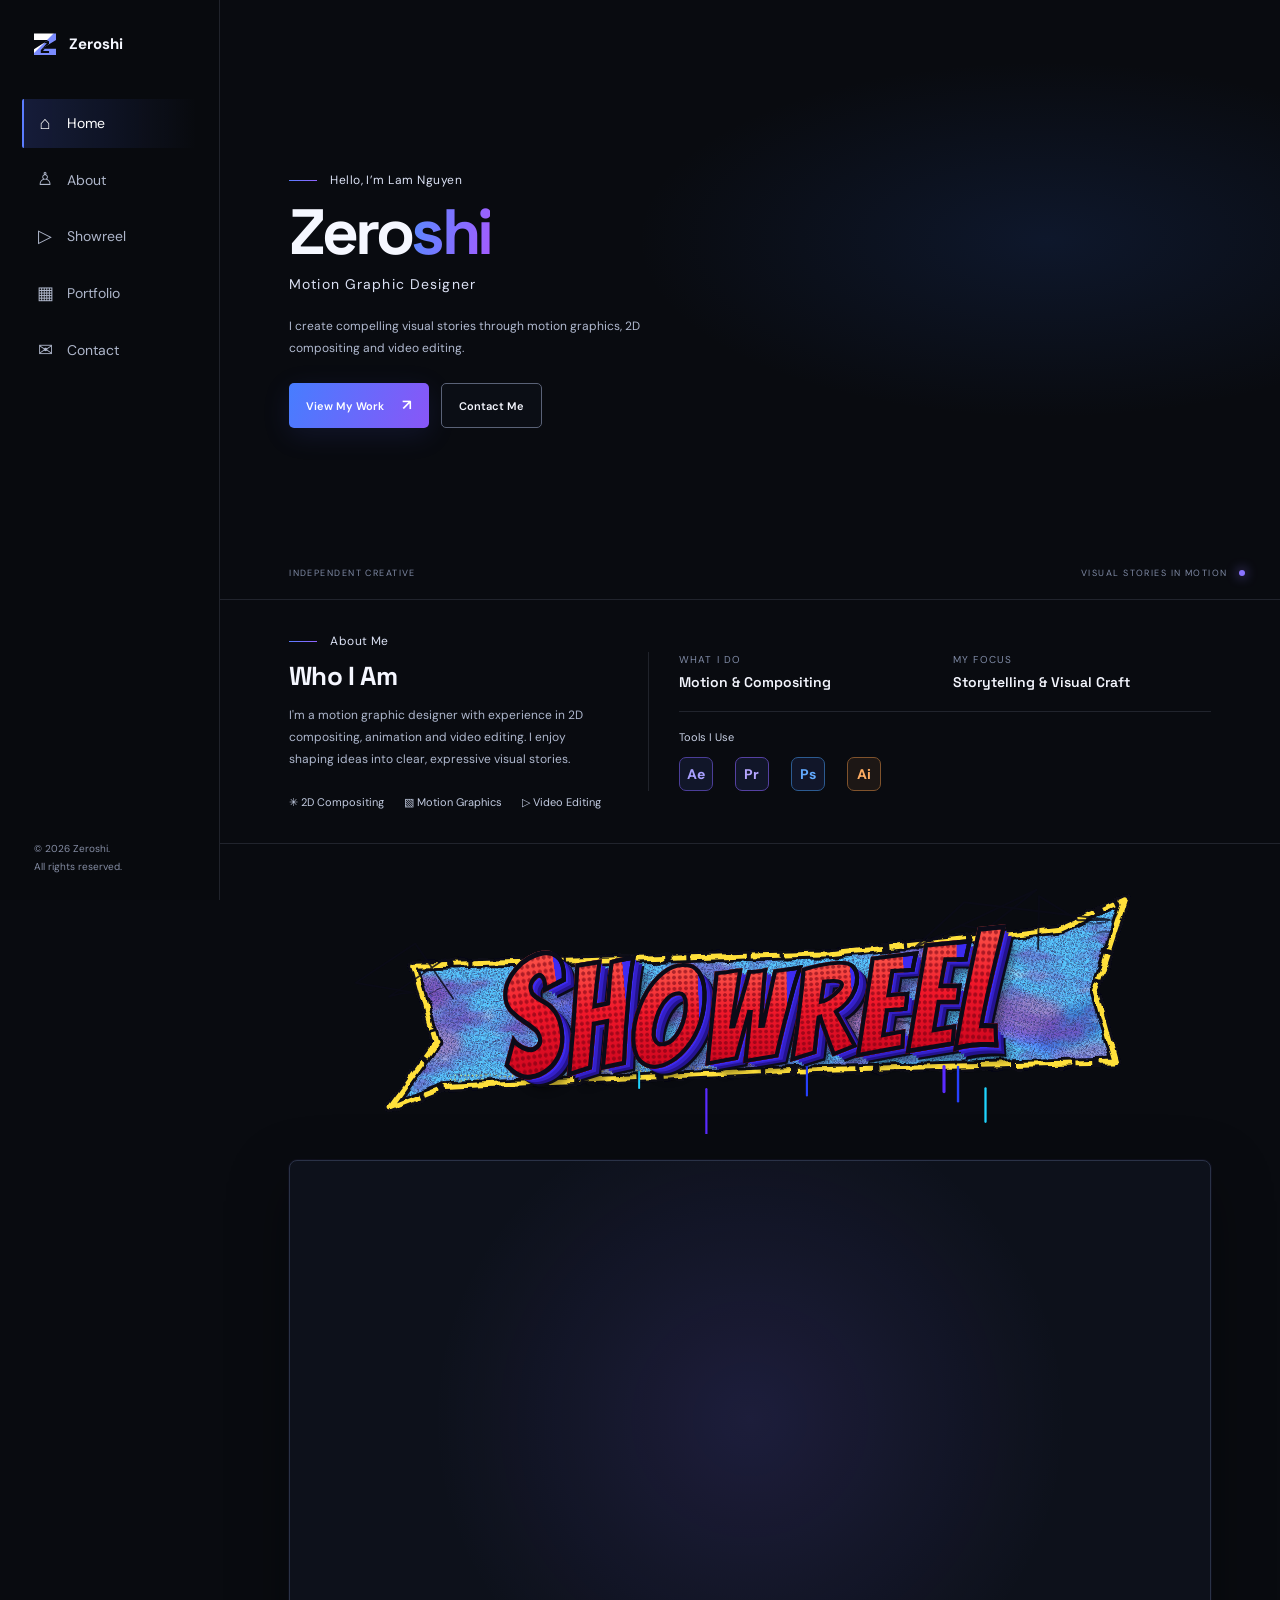
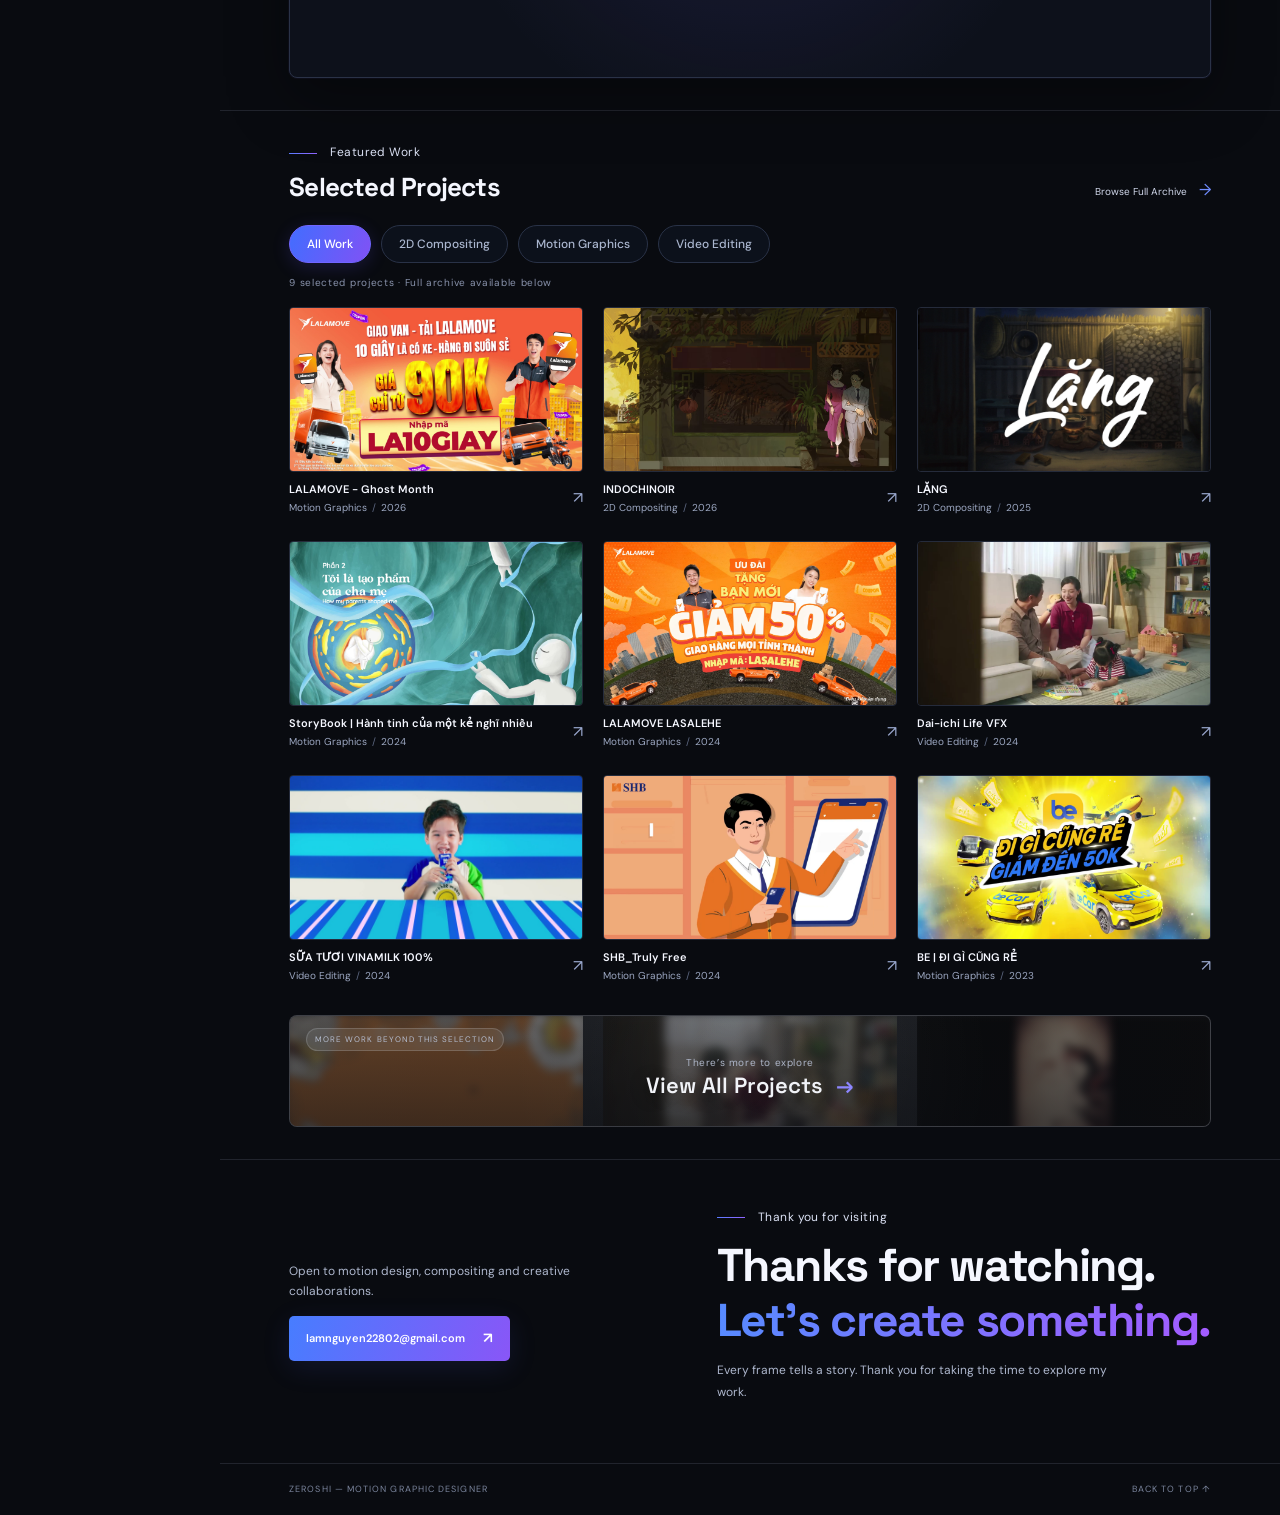
<file: index.html>
<!DOCTYPE html>
<html lang="en">
<head>
  <meta charset="UTF-8">
  <meta name="viewport" content="width=device-width,initial-scale=1.0">
  <meta name="theme-color" content="#090b10">
  <meta name="description" content="Zeroshi — Motion Graphic Designer portfolio featuring 2D Compositing, Motion Graphics and Video Editing.">
  <title>Zeroshi — Motion Graphic Designer</title>
  <link rel="icon" href="assets/favicon.svg" type="image/svg+xml">
  <link rel="preconnect" href="https://fonts.googleapis.com">
  <link rel="preconnect" href="https://fonts.gstatic.com" crossorigin>
  <link href="https://fonts.googleapis.com/css2?family=DM+Sans:wght@400;500;600;700&family=Space+Grotesk:wght@400;500;600;700&family=Bangers&display=swap" rel="stylesheet">
  <link rel="stylesheet" href="styles.css?v=20261124-9">
</head>
<body>
  <div class="site-shell">
    <aside class="sidebar">
      <a class="brand" href="#home" aria-label="Zeroshi home"><span class="brand-mark">Z</span><span id="brand-name">Zeroshi</span></a>
      <nav class="nav" aria-label="Main navigation">
        <a class="nav-link active" href="#home"><span class="nav-icon" aria-hidden="true">⌂</span>Home</a>
        <a class="nav-link" href="#about"><span class="nav-icon" aria-hidden="true">♙</span>About</a>
        <a class="nav-link" href="#showreel"><span class="nav-icon" aria-hidden="true">▷</span>Showreel</a>
        <a class="nav-link" href="#portfolio"><span class="nav-icon" aria-hidden="true">▦</span>Portfolio</a>
        <a class="nav-link" href="#contact"><span class="nav-icon" aria-hidden="true">✉</span>Contact</a>
      </nav>
      <div class="sidebar-bottom"><small>© <span id="year">2026</span> Zeroshi.<br>All rights reserved.</small></div>
    </aside>
    <main>
      <section class="hero" id="home">
        <video class="hero-showreel" autoplay muted loop playsinline preload="metadata" aria-hidden="true">
          <source src="assets/portfolio-showreel.mp4" type="video/mp4">
        </video>
        <div class="hero-content">
          <p class="eyebrow"><span></span><span id="hero-greeting">Hello, I’m Lam Nguyen</span></p>
          <h1>Zero<span>shi</span></h1>
          <p class="hero-role" id="hero-role">Motion Graphic Designer</p>
          <p class="hero-copy" id="hero-copy">I create compelling visual stories through motion graphics, 2D compositing and video editing.</p>
          <div class="hero-actions"><a class="button button-primary" href="#portfolio">View My Work <span>↗</span></a><a class="button button-ghost" href="#contact">Contact Me</a></div>
        </div>
        <div class="hero-footer"><span>INDEPENDENT CREATIVE</span><span>VISUAL STORIES IN MOTION <i></i></span></div>
      </section>
      <section class="about section-pad" id="about">
        <div class="about-intro"><p class="eyebrow"><span></span>About Me</p><h2>Who I Am</h2>
          <p>I'm a motion graphic designer with experience in 2D compositing, animation and video editing. I enjoy shaping ideas into clear, expressive visual stories.</p>
          <div class="services"><span>✳ 2D Compositing</span><span>▧ Motion Graphics</span><span>▷ Video Editing</span></div>
        </div>
        <div class="about-details">
          <div class="about-facts"><div><small>WHAT I DO</small><strong>Motion &amp; Compositing</strong></div><div><small>MY FOCUS</small><strong>Storytelling &amp; Visual Craft</strong></div></div>
          <div class="tools"><p>Tools I Use</p><div class="tool-list"><span class="tool ae" title="After Effects">Ae</span><span class="tool pr" title="Premiere Pro">Pr</span><span class="tool ps" title="Photoshop">Ps</span><span class="tool ai" title="Illustrator">Ai</span></div></div>
        </div>
      </section>
      <section class="showreel section-pad" id="showreel">
        <div class="showreel-heading">
          <h2 class="sv-logo"><span class="sv-sr">Showreel</span>
            <img class="sv-bg" src="assets/showreel-title-bg.svg?v=20261124-9" alt="" aria-hidden="true">
            <span class="sv-word" aria-hidden="true"><span class="l" style="--i:0"><span class="lw"><span class="lc" data-l="S">S</span></span></span><span class="l" style="--i:1"><span class="lw"><span class="lc" data-l="H">H</span></span></span><span class="l" style="--i:2"><span class="lw"><span class="lc" data-l="O">O</span></span></span><span class="l" style="--i:3"><span class="lw"><span class="lc" data-l="W">W</span></span></span><span class="l" style="--i:4"><span class="lw"><span class="lc" data-l="R">R</span></span></span><span class="l" style="--i:5"><span class="lw"><span class="lc" data-l="E">E</span></span></span><span class="l" style="--i:6"><span class="lw"><span class="lc" data-l="E">E</span></span></span><span class="l" style="--i:7"><span class="lw"><span class="lc" data-l="L">L</span></span></span></span>
            <span class="sv-word sv-slice sv-slice-a" aria-hidden="true"><span class="l" style="--i:0"><span class="lw"><span class="lc" data-l="S">S</span></span></span><span class="l" style="--i:1"><span class="lw"><span class="lc" data-l="H">H</span></span></span><span class="l" style="--i:2"><span class="lw"><span class="lc" data-l="O">O</span></span></span><span class="l" style="--i:3"><span class="lw"><span class="lc" data-l="W">W</span></span></span><span class="l" style="--i:4"><span class="lw"><span class="lc" data-l="R">R</span></span></span><span class="l" style="--i:5"><span class="lw"><span class="lc" data-l="E">E</span></span></span><span class="l" style="--i:6"><span class="lw"><span class="lc" data-l="E">E</span></span></span><span class="l" style="--i:7"><span class="lw"><span class="lc" data-l="L">L</span></span></span></span>
            <span class="sv-word sv-slice sv-slice-b" aria-hidden="true"><span class="l" style="--i:0"><span class="lw"><span class="lc" data-l="S">S</span></span></span><span class="l" style="--i:1"><span class="lw"><span class="lc" data-l="H">H</span></span></span><span class="l" style="--i:2"><span class="lw"><span class="lc" data-l="O">O</span></span></span><span class="l" style="--i:3"><span class="lw"><span class="lc" data-l="W">W</span></span></span><span class="l" style="--i:4"><span class="lw"><span class="lc" data-l="R">R</span></span></span><span class="l" style="--i:5"><span class="lw"><span class="lc" data-l="E">E</span></span></span><span class="l" style="--i:6"><span class="lw"><span class="lc" data-l="E">E</span></span></span><span class="l" style="--i:7"><span class="lw"><span class="lc" data-l="L">L</span></span></span></span>
          </h2>
        </div>
        <div class="showreel-frame">
          <iframe src="https://drive.google.com/file/d/1GwfykyJIwiCD-qsKLDSw9cU-io-JeEik/preview" title="Zeroshi showreel" loading="lazy" allow="autoplay; fullscreen; encrypted-media" allowfullscreen referrerpolicy="strict-origin-when-cross-origin"></iframe>
        </div>
      </section>
      <section class="portfolio section-pad" id="portfolio">
        <div class="section-heading"><div><p class="eyebrow"><span></span>Featured Work</p><h2>Selected Projects</h2></div><a class="text-link" href="all-projects.html" target="_blank" rel="noopener">Browse Full Archive <span>→</span></a></div>
        <div class="portfolio-filters" role="group" aria-label="Filter portfolio projects">
          <button class="filter-btn active" type="button" data-filter="all" aria-pressed="true">All Work</button>
          <button class="filter-btn" type="button" data-filter="compositing" aria-pressed="false">2D Compositing</button>
          <button class="filter-btn" type="button" data-filter="motion" aria-pressed="false">Motion Graphics</button>
          <button class="filter-btn" type="button" data-filter="editing" aria-pressed="false">Video Editing</button>
        </div>
        <p class="project-count" id="project-count" role="status" aria-live="polite"></p>
        <div class="project-grid" id="project-list"></div>
        <p class="empty-projects" id="empty-projects" hidden>No projects in this category yet.</p>
        <a class="archive-teaser" href="all-projects.html" target="_blank" rel="noopener" aria-label="Open the complete project archive in a new tab">
          <span class="archive-teaser-kicker">More work beyond this selection</span>
          <span class="archive-teaser-grid" aria-hidden="true">
            <span class="archive-teaser-card"><img src="assets/project-10.jpg" alt=""></span>
            <span class="archive-teaser-card"><img src="assets/project-11.jpg" alt=""></span>
            <span class="archive-teaser-card"><img src="assets/project-12-frame.png" alt=""></span>
          </span>
          <span class="archive-teaser-overlay">
            <small>There’s more to explore</small>
            <strong>View All Projects <span>→</span></strong>
          </span>
        </a>
      </section>
      <section class="contact section-pad" id="contact">
        <div class="contact-side"><p>Open to motion design, compositing and creative collaborations.</p><a id="contact-action" class="button button-primary" href="mailto:your-email@example.com" hidden>Get in touch <span>↗</span></a><p id="contact-placeholder" class="contact-placeholder">Contact email will appear here once added in <code>projects.js</code>.</p></div>
        <div><p class="eyebrow"><span></span>Thank you for visiting</p><h2>Thanks for watching.<br><span>Let's create something.</span></h2><p class="outro-line">Every frame tells a story. Thank you for taking the time to explore my work.</p></div>
      </section>
      <footer class="main-footer"><span>ZEROSHI — MOTION GRAPHIC DESIGNER</span><a href="#home">BACK TO TOP ↑</a></footer>
    </main>
  </div>

  <dialog class="project-modal" id="project-modal" aria-labelledby="modal-title" aria-describedby="modal-description">
    <div class="modal-inner">
      <div class="modal-top"><span class="modal-overline" id="modal-category">SELECTED WORK</span><button class="modal-close" type="button" id="modal-close" aria-label="Close project details">✕</button></div>
      <h2 id="modal-title">Project title</h2>
      <p class="modal-description" id="modal-description"></p>
      <div class="modal-video" id="modal-video"></div>
      <div class="modal-details"><div><small>YEAR</small><span id="modal-year"></span></div><div><small>SOFTWARE</small><span id="modal-tools"></span></div><div><small>CATEGORY</small><span id="modal-category-detail"></span></div></div>
      <button type="button" class="modal-return" id="modal-return">← Back to projects</button>
    </div>
  </dialog>
  <script src="projects.js?v=20261117-3"></script>
  <script src="script.js?v=20261117-1"></script>
</body>
</html>
</file>
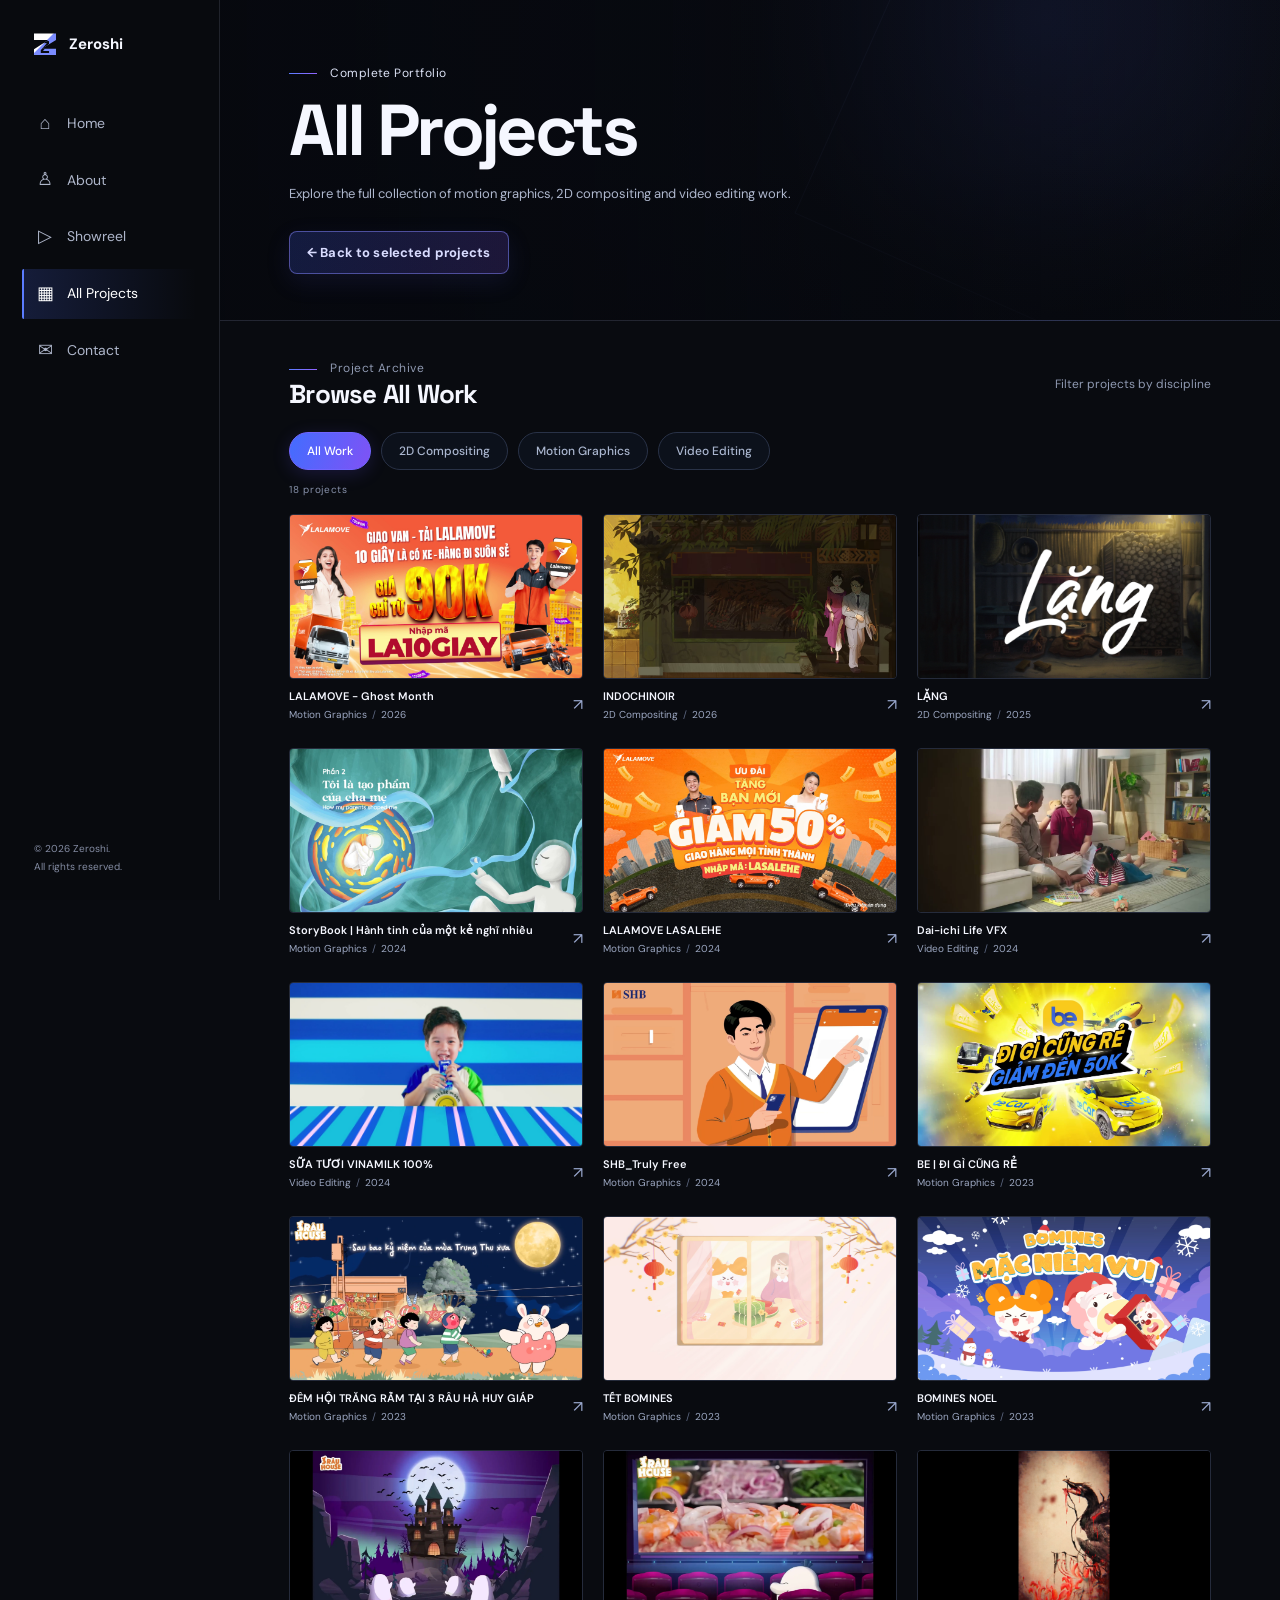
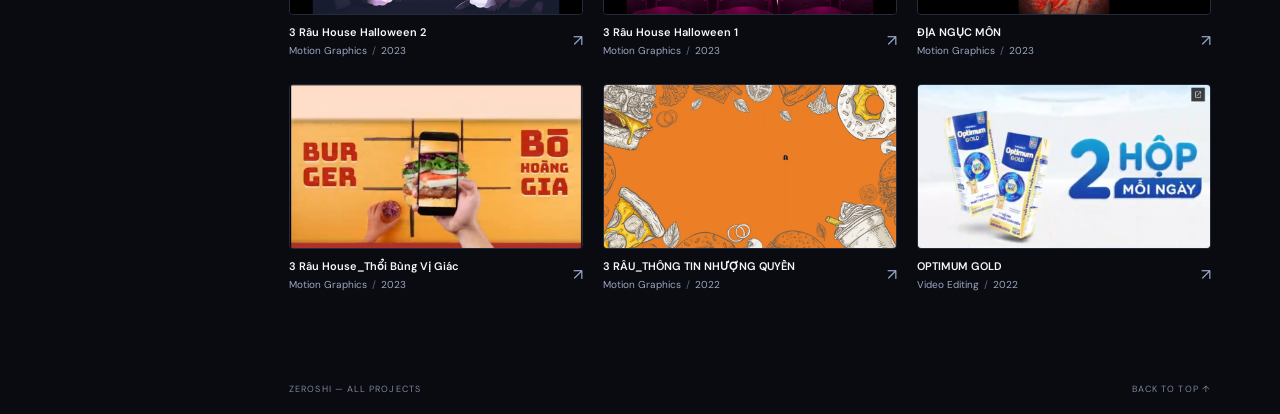
<file: all-projects.html>
<!DOCTYPE html>
<html lang="en">
<head>
  <meta charset="UTF-8">
  <meta name="viewport" content="width=device-width,initial-scale=1.0">
  <meta name="theme-color" content="#090b10">
  <meta name="description" content="Browse all motion graphics, 2D compositing and video editing projects by Zeroshi.">
  <title>All Projects — Zeroshi</title>
  <link rel="icon" href="assets/favicon.svg" type="image/svg+xml">
  <link rel="preconnect" href="https://fonts.googleapis.com">
  <link rel="preconnect" href="https://fonts.gstatic.com" crossorigin>
  <link href="https://fonts.googleapis.com/css2?family=DM+Sans:wght@400;500;600;700&family=Space+Grotesk:wght@400;500;600;700&display=swap" rel="stylesheet">
  <link rel="stylesheet" href="styles.css?v=20261124-9">
</head>
<body>
  <div class="site-shell">
    <aside class="sidebar">
      <a class="brand" href="index.html#home" aria-label="Zeroshi home"><span class="brand-mark">Z</span><span id="brand-name">Zeroshi</span></a>
      <nav class="nav" aria-label="Main navigation">
        <a class="nav-link" href="index.html#home"><span class="nav-icon" aria-hidden="true">⌂</span>Home</a>
        <a class="nav-link" href="index.html#about"><span class="nav-icon" aria-hidden="true">♙</span>About</a>
        <a class="nav-link" href="index.html#showreel"><span class="nav-icon" aria-hidden="true">▷</span>Showreel</a>
        <a class="nav-link active" href="#projects"><span class="nav-icon" aria-hidden="true">▦</span>All Projects</a>
        <a class="nav-link" href="index.html#contact"><span class="nav-icon" aria-hidden="true">✉</span>Contact</a>
      </nav>
      <div class="sidebar-bottom"><small>© <span id="year">2026</span> Zeroshi.<br>All rights reserved.</small></div>
    </aside>

    <main class="archive-main">
      <header class="archive-hero section-pad" id="projects">
        <video class="archive-showreel" autoplay muted loop playsinline preload="metadata" aria-hidden="true">
          <source src="assets/portfolio-showreel.mp4" type="video/mp4">
        </video>
        <div class="archive-hero-content">
          <p class="eyebrow"><span></span>Complete Portfolio</p>
          <h1>All Projects</h1>
          <p class="archive-copy">Explore the full collection of motion graphics, 2D compositing and video editing work.</p>
          <a class="archive-back" href="index.html#portfolio">← Back to selected projects</a>
        </div>
      </header>

      <section class="archive-projects section-pad" aria-labelledby="archive-heading">
        <div class="section-heading">
          <div><p class="eyebrow"><span></span>Project Archive</p><h2 id="archive-heading">Browse All Work</h2></div>
          <p>Filter projects by discipline</p>
        </div>
        <div class="portfolio-filters" role="group" aria-label="Filter all portfolio projects">
          <button class="filter-btn active" type="button" data-filter="all" aria-pressed="true">All Work</button>
          <button class="filter-btn" type="button" data-filter="compositing" aria-pressed="false">2D Compositing</button>
          <button class="filter-btn" type="button" data-filter="motion" aria-pressed="false">Motion Graphics</button>
          <button class="filter-btn" type="button" data-filter="editing" aria-pressed="false">Video Editing</button>
        </div>
        <p class="project-count" id="project-count" role="status" aria-live="polite"></p>
        <div class="project-grid" id="project-list"></div>
        <p class="empty-projects" id="empty-projects" hidden>No projects in this category yet.</p>
      </section>
      <footer class="main-footer"><span>ZEROSHI — ALL PROJECTS</span><a href="#projects">BACK TO TOP ↑</a></footer>
    </main>
  </div>

  <dialog class="project-modal" id="project-modal" aria-labelledby="modal-title" aria-describedby="modal-description">
    <div class="modal-inner">
      <div class="modal-top"><span class="modal-overline" id="modal-category">SELECTED WORK</span><button class="modal-close" type="button" id="modal-close" aria-label="Close project details">✕</button></div>
      <h2 id="modal-title">Project title</h2>
      <p class="modal-description" id="modal-description"></p>
      <div class="modal-video" id="modal-video"></div>
      <div class="modal-details"><div><small>YEAR</small><span id="modal-year"></span></div><div><small>SOFTWARE</small><span id="modal-tools"></span></div><div><small>CATEGORY</small><span id="modal-category-detail"></span></div></div>
      <button type="button" class="modal-return" id="modal-return">← Back to projects</button>
    </div>
  </dialog>
  <script src="projects.js?v=20261117-3"></script>
  <script src="all-projects.js?v=20261117-3"></script>
</body>
</html>
</file>
<file: styles.css>
/* ZERO SHI PORTFOLIO — edit colors and layout here */
:root{--bg:#090b10;--panel:#0d1017;--text:#f5f7ff;--muted:#a4acc1;--line:rgba(190,202,235,.13);--blue:#5b7cff;--purple:#9164ff;--content:1160px}
*{box-sizing:border-box}html{scroll-behavior:smooth;scroll-padding-top:24px}body{margin:0;background:var(--bg);color:var(--text);font-family:"DM Sans",sans-serif;font-size:14px;line-height:1.65}a{color:inherit;text-decoration:none}.site-shell{min-height:100vh}.sidebar{position:fixed;z-index:10;inset:0 auto 0 0;width:220px;background:#080a0e;border-right:1px solid var(--line);display:flex;flex-direction:column;padding:28px 22px 24px}.brand{display:flex;align-items:center;gap:13px;font-size:15px;font-weight:700;padding:4px 12px 42px}.brand-mark{display:grid;place-items:center;width:22px;height:22px;background:linear-gradient(135deg,#fff 0 45%,#7b8cff 46%);color:#080a0e;font-family:"Space Grotesk";font-weight:700;font-size:17px;clip-path:polygon(0 0,100% 0,100% 30%,35% 70%,100% 70%,100% 100%,0 100%,0 72%,65% 30%,0 30%)}.nav{display:grid;gap:7px}.nav-link{display:flex;align-items:center;gap:14px;padding:10px 13px;border-left:2px solid transparent;color:#aeb6ca;border-radius:2px;transition:.2s}.nav-link:hover,.nav-link.active{color:#fff;background:linear-gradient(90deg,rgba(81,112,255,.18),transparent);border-left-color:var(--blue)}.nav-icon{width:16px;text-align:center;font-size:18px}.sidebar-bottom{margin-top:auto}.socials{display:flex;gap:20px;padding:0 12px 24px;font-size:17px;color:#c8cde0}.socials a:hover{color:var(--blue)}.sidebar-bottom small{display:block;color:#858da4;font-size:10px;line-height:1.8;padding:0 12px}.site-shell main{margin-left:220px;min-width:0}.hero{position:relative;min-height:370px;height:min(68vh,610px);max-height:600px;overflow:hidden;border-bottom:1px solid var(--line);display:flex;align-items:center;padding:60px max(5.4vw,40px)}.hero:before{content:"";position:absolute;inset:0;background:radial-gradient(ellipse at 78% 40%,rgba(35,73,154,.2),transparent 35%),linear-gradient(90deg,#090b10 0%,rgba(9,11,16,.94) 38%,rgba(9,11,16,.3) 100%),linear-gradient(0deg,rgba(9,11,16,.5),transparent 55%);z-index:1}.hero-showreel{position:absolute;z-index:0;inset:0;width:100%;height:100%;object-fit:cover;object-position:center;pointer-events:none}.hero-content{position:relative;z-index:2;width:min(550px,70%)}.eyebrow{display:flex;align-items:center;gap:13px;text-transform:none;letter-spacing:.04em;color:#dce2f5;font-size:12px;margin:0 0 9px}.eyebrow>span{display:inline-block;width:28px;height:1px;background:linear-gradient(90deg,var(--blue),var(--purple))}.hero h1{font:700 clamp(48px,5vw,76px)/1.02 "Space Grotesk",sans-serif;letter-spacing:-.055em;margin:0 0 8px}.hero h1 span,.contact h2 span{background:linear-gradient(100deg,#568bff,#a45bff);-webkit-background-clip:text;background-clip:text;color:transparent}.hero-role{font-size:14px;letter-spacing:.08em;margin:0 0 20px;color:#dce2f5}.hero-role b{font-weight:400;color:#707b9a;padding:0 7px}.hero-copy{max-width:360px;color:#b1bad0;font-size:12px;line-height:1.8;margin:0 0 24px}.hero-actions{display:flex;gap:12px;flex-wrap:wrap}.button{display:inline-flex;align-items:center;gap:18px;justify-content:center;padding:10px 17px;border-radius:5px;font-size:11px;font-weight:600;transition:transform .2s,filter .2s}.button:hover{transform:translateY(-2px);filter:brightness(1.15)}.button-primary{background:linear-gradient(110deg,#477dff,#8956f7);color:white;box-shadow:0 7px 28px #4c63ed20}.button-ghost{border:1px solid #5a6277;background:#0b0e15}.button span{font-size:15px}.hero-note{position:absolute;right:-min(24vw,300px);top:12%;font:italic 28px/1.1 "Space Grotesk";color:#aabce8;transform:rotate(-9deg);opacity:.8;text-shadow:0 0 30px #577eff}.hero-footer{position:absolute;z-index:2;bottom:18px;left:max(5.4vw,40px);right:35px;display:flex;justify-content:space-between;font-size:9px;letter-spacing:.16em;color:#7f8aa5}.hero-footer i{display:inline-block;width:6px;height:6px;border-radius:50%;background:#8a74ff;margin-left:8px;box-shadow:0 0 12px #8a74ff}
.section-pad{padding:32px max(5.4vw,40px);border-bottom:1px solid var(--line)}.about{display:grid;grid-template-columns:.9fr 1.6fr;gap:42px;align-items:center}.section-pad h2{font:700 26px/1.2 "Space Grotesk";letter-spacing:-.03em;margin:0 0 12px}.about-intro>p:not(.eyebrow){max-width:390px;color:#aeb7cd;font-size:12px;line-height:1.85;margin:0}.services{display:flex;gap:20px;flex-wrap:wrap;margin-top:22px;color:#c2cbe0;font-size:11px}.services span{white-space:nowrap}.about-details{border-left:1px solid var(--line);padding-left:30px}.stats{display:grid;grid-template-columns:repeat(3,1fr);gap:18px;padding:0 0 25px;border-bottom:1px solid var(--line)}.stats>div{display:flex;flex-direction:column;border-right:1px solid var(--line);padding-left:5px}.stats>div:last-child{border:0}.stats strong{font:700 22px/1.25 "Space Grotesk"}.stats strong span{color:#8c79ff}.stats small{color:#a6afc5;font-size:10px;margin-top:3px}.tools{padding-top:16px}.tools p{margin:0 0 11px;font-size:11px;color:#c9d1e5}.tool-list{display:flex;gap:22px;align-items:center}.tool{display:grid;place-items:center;width:34px;height:34px;border:1px solid #39405b;border-radius:7px;font-weight:700;font-size:14px;background:#111629}.ae{color:#a9a0ff;border-color:#4b3e98}.pr{color:#b6a6ff;border-color:#5541a2}.ps{color:#62aaff;border-color:#2c5b91}.ai{color:#ffad62;border-color:#80532c;background:#1d1715}.figma{color:#64e0b6;border-color:#4b4f5f;background:#13151b}.section-heading{display:flex;justify-content:space-between;align-items:end;margin-bottom:10px}.section-heading h2{margin-bottom:0}.text-link{font-size:10px;color:#d1d8eb;white-space:nowrap}.text-link span{color:#718dff;margin-left:9px;font-size:16px}.project-grid{display:grid;grid-template-columns:repeat(3,minmax(0,1fr));gap:20px}.project-card{min-width:0}.project-image{height:clamp(110px,13vw,175px);overflow:hidden;border:1px solid #252b3b;border-radius:4px;background:#121725}.project-image img{display:block;width:100%;height:100%;object-fit:cover;transition:transform .5s,filter .4s}.project-card:hover .project-image img{transform:scale(1.05);filter:brightness(1.15)}.project-meta{display:flex;justify-content:space-between;align-items:center;padding-top:8px}.project-meta h3{font-size:11px;font-weight:600;margin:0 0 2px}.project-meta p{font-size:10px;color:#9ca7c1;margin:0}.project-meta p span{padding:0 5px;color:#5d6780}.arrow{font-size:16px;color:#9aa8ce}.recent-heading{display:flex;justify-content:space-between;align-items:center;margin:25px 0 12px;padding-top:18px;border-top:1px solid var(--line)}.recent-heading h3{font:600 15px "Space Grotesk";margin:0}.recent-heading>span{font-size:9px;letter-spacing:.12em;color:#78839e}.mini-grid{display:grid;grid-template-columns:repeat(3,minmax(0,1fr));gap:20px}.mini-card{display:block;overflow:hidden;border:1px solid #202638;border-radius:4px;background:#0b0e14}.mini-card img{display:block;width:100%;aspect-ratio:2/1;object-fit:cover;transition:transform .4s}.mini-card:hover img{transform:scale(1.04)}.mini-card>span{display:flex;justify-content:space-between;padding:9px 10px;font-size:10px;color:#c6cde0}.mini-card b{color:#8c9cff;font-weight:400}.process{background:linear-gradient(110deg,#0b0e15,#0a0c12)}.process h2{font-size:30px;margin-bottom:25px}.process-grid{display:grid;grid-template-columns:repeat(3,1fr);gap:18px}.process-grid article{padding:17px;border:1px solid var(--line);background:#0c1018;border-radius:5px}.process-grid article>span{font:600 12px "Space Grotesk";color:#7e8fff}.process-grid h3{font:600 16px "Space Grotesk";margin:8px 0}.process-grid p{font-size:11px;color:#9fa9c0;line-height:1.8;margin:0}.contact{display:flex;justify-content:space-between;gap:35px;align-items:center;padding-top:48px;padding-bottom:48px}.contact h2{font-size:clamp(30px,4vw,46px);margin:10px 0 0}.contact-side{max-width:290px;display:flex;flex-direction:column;align-items:flex-start;gap:14px}.contact-side p{color:#aeb7cd;font-size:12px;margin:0}.contact-side small{font-size:9px;color:#747e96}.main-footer{display:flex;justify-content:space-between;padding:18px max(5.4vw,40px);font-size:9px;letter-spacing:.12em;color:#7b859d}.main-footer a:hover{color:#fff}
@media(min-width:1500px){.hero{padding-left:8vw}.section-pad{padding-left:8vw;padding-right:8vw}.hero-footer{left:8vw}.project-image{height:190px}}
@media(max-width:1000px){.sidebar{width:180px;padding:24px 14px}.site-shell main{margin-left:180px}.hero{padding-left:38px;padding-right:30px}.section-pad{padding-left:38px;padding-right:30px}.about{grid-template-columns:1fr;gap:26px}.about-details{border-left:0;border-top:1px solid var(--line);padding:22px 0 0}.hero-note{right:0;font-size:22px}.project-grid,.mini-grid{gap:12px}.hero-footer{left:38px}}
@media(max-width:700px){.sidebar{position:sticky;top:0;width:100%;height:auto;inset:auto;display:flex;flex-direction:row;align-items:center;justify-content:space-between;padding:10px 16px;border-right:0;border-bottom:1px solid var(--line)}.brand{padding:0;font-size:13px}.nav{display:flex;gap:2px}.nav-link{padding:8px;border-left:0;font-size:0;gap:0}.nav-link .nav-icon{font-size:17px}.sidebar-bottom{display:none}.site-shell main{margin-left:0}.hero{height:540px;min-height:500px;padding:45px 24px;align-items:flex-start}.hero-art{inset:15% 0 0 0;background-position:58% center;opacity:.55}.hero:before{background:linear-gradient(180deg,#090b10 0%,rgba(9,11,16,.92) 36%,rgba(9,11,16,.25) 100%)}.hero-content{width:100%;padding-top:30px}.hero h1{font-size:54px}.hero-copy{max-width:330px}.hero-note{top:auto;right:24px;bottom:65px;font-size:20px}.hero-footer{left:24px;right:24px;font-size:8px;letter-spacing:.08em}.section-pad{padding:28px 22px}.section-pad h2{font-size:24px}.stats{gap:8px}.stats strong{font-size:19px}.stats small{font-size:9px}.tool-list{gap:13px}.project-grid{grid-template-columns:1fr;gap:22px}.project-image{height:auto;aspect-ratio:2/1}.mini-grid{grid-template-columns:repeat(2,minmax(0,1fr));gap:12px}.mini-card:last-child{display:none}.process-grid{grid-template-columns:1fr;gap:10px}.process-grid article{padding:14px}.contact{align-items:flex-start;flex-direction:column;gap:22px}.contact h2{font-size:36px}.main-footer{padding:16px 22px;font-size:8px}.recent-heading>span{font-size:8px}.services{gap:13px}}


/* Zero Shi 2026 enhancements: project filters, modal and responsive layout */
.hero .eyebrow>span:first-child {flex:0 0 28px}
.hero .eyebrow>span#hero-greeting {background:none;width:auto;height:auto;display:inline;color:#dce2f5}
.about-facts {display:grid;grid-template-columns:1fr 1fr;gap:16px;padding-bottom:20px;border-bottom:1px solid var(--line)}
.about-facts div {display:flex;flex-direction:column;gap:5px}
.about-facts small {font-size:10px;color:#7f8aa5;letter-spacing:.12em}
.about-facts strong {font:600 14px "Space Grotesk",sans-serif}
.portfolio-filters {display:flex;align-items:center;flex-wrap:wrap;gap:10px;margin:22px 0 12px}
.portfolio-filters .filter-btn {appearance:none;display:inline-flex;align-items:center;justify-content:center;padding:10px 17px;border:1px solid #293247;border-radius:999px;background:rgba(15,20,32,.72);color:#aab6cf;font:500 12px "DM Sans",sans-serif;cursor:pointer;transition:background .25s,color .25s,border-color .25s,transform .2s,box-shadow .2s}
.portfolio-filters .filter-btn:hover{color:white;border-color:#6862c9;background:#171b2b;transform:translateY(-1px)}
.portfolio-filters .filter-btn.active{color:white;border-color:#7165ff;background:linear-gradient(110deg,#426dff,#8052f5);box-shadow:0 4px 18px rgba(100,83,255,.18)}
:focus-visible{outline:2px solid #a69bff;outline-offset:4px}
.project-count{margin:0 0 15px;font-size:10px;color:#8993ac;letter-spacing:.07em}
#project-list{display:grid;grid-template-columns:repeat(3,minmax(0,1fr));gap:24px 20px;align-items:start}
.project-card{display:block;width:100%;min-width:0;border:0;padding:0;background:none;color:inherit;text-align:left;cursor:pointer;font:inherit}
.project-card[hidden], [hidden] {display:none!important}
.project-image{height:auto;aspect-ratio:16/9}
.project-meta h3{transition:color .2s}
.project-card:hover .project-meta h3{color:#ac9cff}
.empty-projects{margin:20px 0;color:#aab6cf}
.outro-line{font-size:12px;color:#aeb7cd;max-width:420px;line-height:1.8}
.contact-placeholder{font-size:11px;color:#8993ac}
.contact-placeholder code{color:#bcb5ff}
body.modal-open {overflow:hidden}
.project-modal{width:min(960px,calc(100vw - 32px));max-width:960px;max-height:min(92dvh,1000px);padding:0;border:1px solid #323b55;border-radius:12px;background:#0b0e16;color:#f4f5ff;box-shadow:0 30px 100px rgba(0,0,0,.6);overflow:auto}
.project-modal::backdrop{background:rgba(3,5,11,.85);backdrop-filter:blur(8px)}
.modal-inner{padding:clamp(20px,4vw,40px)}
.modal-top{display:flex;align-items:center;justify-content:space-between;gap:15px}
.modal-overline{font:600 11px "DM Sans",sans-serif;color:#9d8aff;letter-spacing:.15em;text-transform:uppercase}
.modal-close{display:grid;place-items:center;width:38px;height:38px;border:1px solid #323c56;border-radius:50%;background:#141a29;color:#e7eaff;cursor:pointer}
.project-modal h2{font:700 clamp(28px,4vw,48px)/1.15 "Space Grotesk",sans-serif;letter-spacing:-.035em;margin:14px 0 8px}
.modal-description{font-size:13px;line-height:1.8;color:#aeb7cd;max-width:750px;margin:0 0 22px;white-space:pre-line}
.modal-video{width:100%;aspect-ratio:16/9;background:#111625;border:1px solid #2a3247;border-radius:7px;overflow:hidden;display:grid;place-items:center}
.modal-video iframe{width:100%;height:100%;border:0;display:block}
.modal-video.has-breakdown{aspect-ratio:auto;background:transparent;border:0;border-radius:0;overflow:visible;display:flex;flex-direction:column;align-items:stretch;gap:28px}
.video-section{width:100%;display:flex;flex-direction:column;gap:10px}
.video-section-label{display:flex;align-items:center;gap:12px;color:#e8eaff;font:600 11px "DM Sans",sans-serif;letter-spacing:.14em;text-transform:uppercase}
.video-section-label::after{content:"";height:1px;flex:1;background:#2a3247}
.video-section-frame{width:100%;aspect-ratio:16/9;background:#111625;border:1px solid #2a3247;border-radius:7px;overflow:hidden;display:grid;place-items:center}
.video-section-frame iframe{width:100%;height:100%;border:0;display:block}
.video-empty{padding:30px;text-align:center;max-width:440px;color:#aeb7cd;font-size:13px;line-height:1.7}
.video-empty strong{display:block;color:#f2f4ff;font:600 18px "Space Grotesk";margin-bottom:9px}
.video-section-frame.is-placeholder{aspect-ratio:auto;min-height:clamp(170px,22vw,230px);background:radial-gradient(circle at 50% 50%,rgba(125,103,255,.15),transparent 58%),#111625;border-color:rgba(148,130,255,.46)}
.video-section-frame.is-placeholder .video-empty{max-width:none;line-height:1}
.video-section-frame.is-placeholder .video-empty strong{margin:0;color:#bfaeff;font-size:clamp(25px,3vw,38px);font-weight:700;letter-spacing:.045em;text-shadow:0 0 18px rgba(126,101,255,.62),0 0 38px rgba(74,168,255,.25)}
.contact-action-highlight{animation:contact-action-pulse 1.45s ease-out}
@keyframes contact-action-pulse{0%{transform:scale(1);box-shadow:0 7px 28px #4c63ed20}30%{transform:scale(1.07);filter:brightness(1.35);box-shadow:0 0 0 7px rgba(139,99,255,.18),0 0 34px rgba(91,124,255,.72)}70%{transform:scale(1.025);box-shadow:0 0 0 3px rgba(139,99,255,.08),0 0 22px rgba(145,100,255,.42)}100%{transform:scale(1);box-shadow:0 7px 28px #4c63ed20}}
.modal-details{display:grid;grid-template-columns:repeat(3,minmax(0,1fr));gap:12px;margin-top:24px;padding-top:20px;border-top:1px solid #2a3247}
.modal-details div{display:flex;flex-direction:column;gap:7px;min-width:0}.modal-details small{font-size:10px;letter-spacing:.14em;color:#7987a8}.modal-details span{font-size:12px;color:#e2e6f7}
.modal-return{margin-top:24px;padding:10px 0;background:none;border:0;color:#a4aeff;font:600 12px "DM Sans";cursor:pointer}
.modal-return:hover{color:white}
@media(max-width:1000px){#project-list{grid-template-columns:repeat(2,minmax(0,1fr))}}
@media(max-width:700px){#project-list{grid-template-columns:1fr;gap:22px}.portfolio-filters{gap:8px}.portfolio-filters .filter-btn{padding:9px 13px;font-size:11px}.about-facts{grid-template-columns:1fr}.modal-details{grid-template-columns:1fr 1fr}.hero{min-height:490px}.hero-content{padding-top:35px}.section-heading{align-items:center;gap:12px}.text-link{font-size:9px}.contact h2{font-size:clamp(28px,8vw,36px)}}
@media(prefers-reduced-motion:reduce){html{scroll-behavior:auto}*,*::before,*::after{transition-duration:.01ms!important;animation-duration:.01ms!important}}

/* Full project archive */
.archive-main{min-height:100vh}
.archive-hero{position:relative;overflow:hidden;padding-top:64px;padding-bottom:46px;background:radial-gradient(circle at 78% 5%,rgba(83,103,230,.2),transparent 34%),linear-gradient(135deg,#0b0e16,#090b10)}
.archive-hero::before{content:"";position:absolute;z-index:1;inset:0;background:linear-gradient(90deg,rgba(6,8,14,.94) 0%,rgba(6,8,14,.78) 42%,rgba(6,8,14,.32) 100%),linear-gradient(0deg,rgba(7,9,15,.7),transparent 48%);pointer-events:none}
.archive-hero::after{content:"";position:absolute;right:-120px;top:-180px;width:520px;height:520px;border:1px solid rgba(130,145,230,.12);transform:rotate(24deg);pointer-events:none}
.archive-hero>*{position:relative;z-index:1}
.archive-showreel{position:absolute;z-index:0;inset:0;width:100%;height:100%;object-fit:cover;object-position:center;pointer-events:none}
.archive-hero-content{position:relative;z-index:2;max-width:720px}
.archive-hero h1{font:700 clamp(42px,6vw,72px)/1.05 "Space Grotesk",sans-serif;letter-spacing:-.05em;margin:8px 0 14px}
.archive-copy{max-width:590px;margin:0;color:#aeb7cd;font-size:13px;line-height:1.8}
.archive-back{display:inline-flex;align-items:center;justify-content:center;min-height:42px;margin-top:25px;padding:10px 17px;border:1px solid rgba(132,133,255,.5);border-radius:8px;background:linear-gradient(110deg,rgba(72,103,255,.2),rgba(137,86,247,.18));color:#d9dcff;font-size:13px;font-weight:700;letter-spacing:.01em;box-shadow:0 8px 24px rgba(69,74,180,.14);transition:color .2s,border-color .2s,background .2s,transform .2s,box-shadow .2s}
.archive-back:hover{color:#fff;border-color:#9d95ff;background:linear-gradient(110deg,rgba(72,103,255,.34),rgba(137,86,247,.3));transform:translateY(-2px);box-shadow:0 12px 30px rgba(69,74,180,.24)}
.archive-projects{border-bottom:0;padding-top:38px;padding-bottom:70px}
.archive-projects .section-heading{align-items:center;margin-bottom:0}
.archive-projects .section-heading p{margin:0;color:#8f99b1;font-size:12px}
@media(max-width:700px){.archive-hero{padding-top:42px;padding-bottom:34px}.archive-projects{padding-top:30px;padding-bottom:48px}.archive-projects .section-heading{align-items:flex-start;flex-direction:column}}

/* A visible preview of the complete archive below the nine selected projects */
.archive-teaser{position:relative;display:block;height:112px;margin-top:30px;overflow:hidden;border:1px solid rgba(220,224,235,.16);border-radius:8px;background:linear-gradient(115deg,rgba(247,248,250,.1) 0%,rgba(199,203,212,.08) 48%,rgba(241,242,245,.1) 100%);isolation:isolate;transition:border-color .25s,transform .25s,box-shadow .25s}
.archive-teaser:hover{border-color:rgba(255,255,255,.32);transform:translateY(-2px);box-shadow:0 18px 45px rgba(83,91,116,.16),0 0 0 1px rgba(255,255,255,.06)}
.archive-teaser-kicker{position:absolute;z-index:4;top:12px;left:16px;padding:4px 8px;border:1px solid rgba(220,224,235,.18);border-radius:999px;background:rgba(225,228,235,.1);color:#b5bdcf;font-size:8px;letter-spacing:.13em;text-transform:uppercase;backdrop-filter:blur(8px)}
.archive-teaser-grid{position:absolute;inset:0;display:grid;grid-template-columns:repeat(3,minmax(0,1fr));gap:20px;pointer-events:none}
.archive-teaser-card{display:block;overflow:hidden;background:transparent}
.archive-teaser-card img{display:block;width:100%;aspect-ratio:16/9;object-fit:cover;object-position:top;filter:blur(4px) brightness(.7) saturate(.78);transform:scale(1.035);opacity:.62;transition:filter .35s,transform .35s,opacity .35s}
.archive-teaser::after{content:"";position:absolute;z-index:2;inset:0;background:linear-gradient(180deg,rgba(9,11,16,.08),rgba(9,11,16,.42) 94%),radial-gradient(circle at 50% 42%,rgba(255,255,255,.06),transparent 52%);pointer-events:none}
.archive-teaser-overlay{position:absolute;z-index:3;inset:0;display:flex;flex-direction:column;align-items:center;justify-content:center;padding-top:12px;text-align:center;pointer-events:none}
.archive-teaser-overlay small{color:#aeb6c8;font-size:10px;letter-spacing:.06em}
.archive-teaser-overlay strong{font:600 clamp(17px,2vw,22px) "Space Grotesk",sans-serif;color:#f1f3f8;text-shadow:0 3px 18px rgba(0,0,0,.45)}
.archive-teaser-overlay strong span{display:inline-block;margin-left:7px;color:#8d86ff;transition:transform .25s}
.archive-teaser:hover .archive-teaser-card img{filter:blur(2px) brightness(.8) saturate(.9);transform:scale(1.015);opacity:.78}
.archive-teaser:hover .archive-teaser-overlay strong span{transform:translateX(5px)}
@media(max-width:1000px){.archive-teaser-grid{gap:12px}}
@media(max-width:700px){.archive-teaser{height:104px;margin-top:24px}.archive-teaser-grid{grid-template-columns:repeat(3,70%);gap:10px;transform:translateX(-55%)}.archive-teaser-kicker{top:9px;left:10px}.archive-teaser-overlay{padding:20px 12px 0}.archive-teaser-overlay small{font-size:9px}}

/* Showreel between About and Portfolio */
.showreel-heading{display:flex;justify-content:center;margin:0 0 26px}
/* SHOWREEL — comic multiverse title: red halftone letters with blue extrude on a spray-painted banner.
   Loops every 4 s: letters boil on twos, pop in a wave, then a short glitch burst. */
.showreel .sv-logo{position:relative;width:min(820px,100%);aspect-ratio:1000/315;margin:0;container-type:inline-size;font:400 1em/1 "Bangers","Space Grotesk",sans-serif;user-select:none}
.sv-sr{position:absolute;width:1px;height:1px;overflow:hidden;clip-path:inset(50%);white-space:nowrap}
.sv-bg{position:absolute;inset:0;width:100%;height:100%;display:block;pointer-events:none}
.sv-word{position:absolute;left:0;right:0;top:25.5%;display:flex;justify-content:center;font-size:16.8cqw;letter-spacing:.005em;line-height:1;transform:rotate(-3deg)}
.sv-word:not(.sv-slice){animation:sv-jolt 4s steps(1) infinite}
.sv-word .l{display:inline-block;transform:translateY(var(--y,0)) rotate(var(--r,0deg)) scaleY(var(--s,1))}
.sv-word .l:nth-child(1){--s:1.2;--r:-5deg;--y:-.03em}.sv-word .l:nth-child(2){--s:1.08;--r:-2deg}.sv-word .l:nth-child(3){--s:.97;--r:1deg;--y:.03em}.sv-word .l:nth-child(4){--s:.92;--r:2deg;--y:.05em}
.sv-word .l:nth-child(5){--s:.92;--r:-1deg;--y:.04em}.sv-word .l:nth-child(6){--s:.98;--r:1deg;--y:.02em}.sv-word .l:nth-child(7){--s:1.08;--r:3deg;--y:-.02em}.sv-word .l:nth-child(8){--s:1.22;--r:6deg;--y:-.06em}
.sv-word .lw{display:inline-block}
.sv-word .lc{position:relative;display:inline-block;padding:0 .015em;color:transparent;animation:sv-boil .48s steps(1) infinite;animation-delay:calc(var(--i) * -60ms)}
.sv-word .lc::before,.sv-word .lc::after{content:attr(data-l);position:absolute;left:0;top:0;padding:inherit;pointer-events:none}
/* blue/purple extrude */
.sv-word .lc::before{color:#3d2bf0;-webkit-text-stroke:.03em #0b0b18;text-shadow:.02em .02em 0 #3d2bf0,.04em .035em 0 #3420c8,.06em .05em 0 #24138f,.075em .065em 0 #0b0b18,.1em .09em .06em rgba(0,0,0,.45)}
/* red halftone face on top */
.sv-word .lc::after{background:radial-gradient(circle,rgba(110,0,18,.55) .011em,transparent .016em) 0 0/.042em .042em,linear-gradient(180deg,#ff6a55 0%,#f0182a 45%,#c3001b 100%);-webkit-background-clip:text;background-clip:text;color:transparent;-webkit-text-stroke:.03em #0b0b18;paint-order:stroke fill}
.sv-slice{z-index:2;clip-path:inset(50% 0 50% 0);filter:hue-rotate(200deg) saturate(1.5) brightness(1.1)}
.sv-slice .lw,.sv-slice .lc{animation:none}
.sv-slice-a{animation:sv-slice-a 4s steps(1) infinite}
.sv-slice-b{animation:sv-slice-b 4s steps(1) infinite;filter:none}

@keyframes sv-boil{0%{transform:none}25%{transform:translate(.006em,-.008em) rotate(.4deg)}50%{transform:translate(-.006em,.004em) rotate(-.3deg)}75%{transform:translate(.004em,.006em)}}
@keyframes sv-slice-a{0%,100%{clip-path:inset(50% 0 50% 0);transform:rotate(-3deg)}
8%{clip-path:inset(10% 0 74% 0);transform:rotate(-3deg) translateX(-3cqw)}10%{clip-path:inset(60% 0 22% 0);transform:rotate(-3deg) translateX(2.5cqw)}12%{clip-path:inset(50% 0 50% 0);transform:rotate(-3deg)}
34%{clip-path:inset(28% 0 56% 0);transform:rotate(-3deg) translateX(4cqw)}36%{clip-path:inset(70% 0 10% 0);transform:rotate(-3deg) translateX(-3cqw)}38%{clip-path:inset(42% 0 44% 0);transform:rotate(-3deg) translateX(2cqw)}40%{clip-path:inset(50% 0 50% 0);transform:rotate(-3deg)}
62%{clip-path:inset(5% 0 82% 0);transform:rotate(-3deg) translateX(2cqw)}64%{clip-path:inset(50% 0 50% 0);transform:rotate(-3deg)}
78%{clip-path:inset(18% 0 62% 0);transform:rotate(-3deg) translateX(-4cqw)}80%{clip-path:inset(55% 0 25% 0);transform:rotate(-3deg) translateX(3cqw)}82%{clip-path:inset(35% 0 52% 0);transform:rotate(-3deg) translateX(-2cqw)}84%{clip-path:inset(72% 0 8% 0);transform:rotate(-3deg) translateX(4cqw)}86%{clip-path:inset(12% 0 70% 0);transform:rotate(-3deg) translateX(-5cqw)}88%{clip-path:inset(50% 0 50% 0);transform:rotate(-3deg)}}
@keyframes sv-slice-b{0%,100%{clip-path:inset(50% 0 50% 0);transform:rotate(-3deg)}
9%{clip-path:inset(40% 0 42% 0);transform:rotate(-3deg) translateX(3cqw)}11%{clip-path:inset(50% 0 50% 0);transform:rotate(-3deg)}
35%{clip-path:inset(4% 0 80% 0);transform:rotate(-3deg) translateX(-3.5cqw)}37%{clip-path:inset(58% 0 26% 0);transform:rotate(-3deg) translateX(3cqw)}39%{clip-path:inset(50% 0 50% 0);transform:rotate(-3deg)}
63%{clip-path:inset(66% 0 14% 0);transform:rotate(-3deg) translateX(-2.5cqw)}65%{clip-path:inset(50% 0 50% 0);transform:rotate(-3deg)}
79%{clip-path:inset(4% 0 80% 0);transform:rotate(-3deg) translateX(3cqw)}81%{clip-path:inset(44% 0 40% 0);transform:rotate(-3deg) translateX(-3.5cqw)}83%{clip-path:inset(64% 0 18% 0);transform:rotate(-3deg) translateX(2cqw)}85%{clip-path:inset(26% 0 60% 0);transform:rotate(-3deg) translateX(-4cqw)}87%{clip-path:inset(50% 0 50% 0);transform:rotate(-3deg)}}
@keyframes sv-jolt{0%,100%{transform:rotate(-3deg);filter:none}
9%{transform:rotate(-3deg) translateX(-.8cqw) skewX(-6deg);filter:drop-shadow(-.6cqw 0 #00e5ff) drop-shadow(.6cqw 0 #ff2b3a)}11%{transform:rotate(-3deg);filter:none}
35%{transform:rotate(-3deg) translateX(1cqw) skewX(5deg);filter:drop-shadow(.7cqw 0 #00e5ff) drop-shadow(-.7cqw 0 #ff2b3a)}37%{transform:rotate(-3deg) translateX(-.6cqw);filter:drop-shadow(-.5cqw 0 #00e5ff)}39%{transform:rotate(-3deg);filter:none}
63%{transform:rotate(-3deg) translateX(.5cqw);filter:drop-shadow(-.5cqw 0 #ff2b3a)}65%{transform:rotate(-3deg);filter:none}
79%{transform:rotate(-3deg) translateX(-1.2cqw) skewX(-8deg);filter:drop-shadow(-.8cqw 0 #00e5ff) drop-shadow(.8cqw 0 #ff2b3a)}82%{transform:rotate(-3deg) translateX(1cqw) skewX(6deg);filter:drop-shadow(.8cqw 0 #00e5ff) drop-shadow(-.8cqw 0 #ff2b3a)}85%{transform:rotate(-3deg) translateX(-.5cqw);filter:drop-shadow(-.4cqw 0 #00e5ff)}88%{transform:rotate(-3deg);filter:none}}
@media(prefers-reduced-motion:reduce){.sv-word,.sv-word .lc,.sv-slice{animation:none!important}}
.showreel-frame{position:relative;width:100%;aspect-ratio:16/9;overflow:hidden;border:1px solid #2a3247;border-radius:8px;background:radial-gradient(circle at 50% 50%,rgba(125,103,255,.14),transparent 60%),#0d111b;box-shadow:0 20px 60px rgba(0,0,0,.35),0 0 0 1px rgba(120,110,255,.06)}
.showreel-frame iframe{position:absolute;inset:0;width:100%;height:100%;border:0;display:block}
</file>
